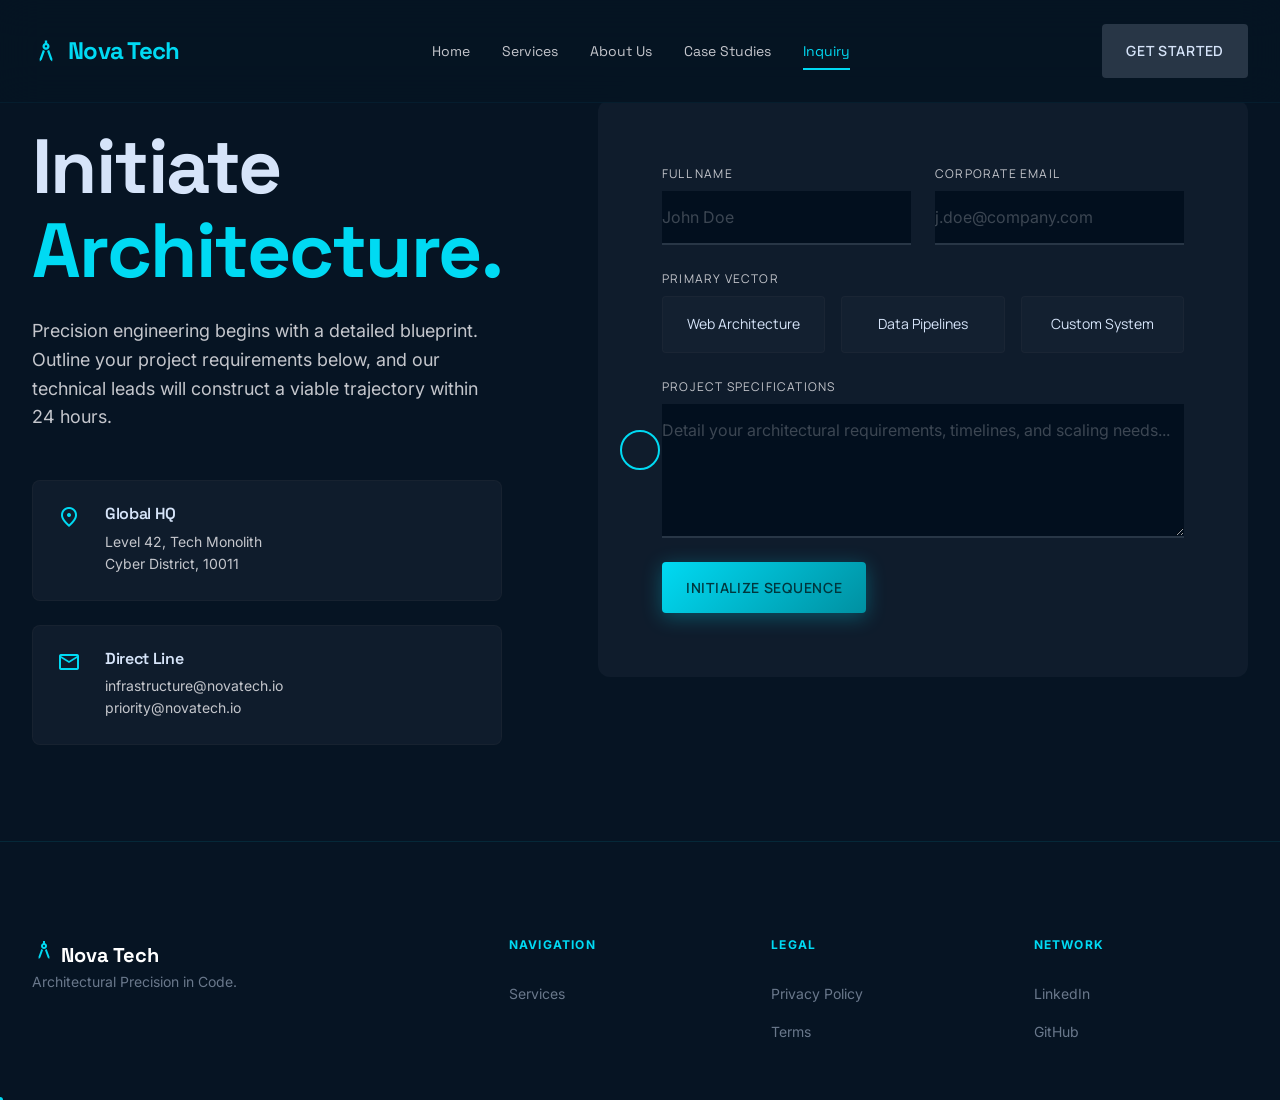
<file: contact.html>
<!DOCTYPE html>
<html lang="en">
<head>
  <meta charset="UTF-8">
  <meta name="viewport" content="width=device-width, initial-scale=1.0">
  <title>Contact Nova Tech - Project Inquiry</title>
  <link rel="stylesheet" href="styles.css">
  <link rel="stylesheet" href="https://fonts.googleapis.com/css2?family=Material+Symbols+Outlined:opsz,wght,FILL,GRAD@24,400,0,0">
</head>
<body>
  <!-- Navigation -->
  <header class="nav">
    <div class="nav-container">
      <a href="index.html" class="nav-brand">
        <span class="material-symbols-outlined fill">architecture</span>
        Nova Tech
      </a>
      <nav class="nav-links">
        <a href="index.html">Home</a>
        <a href="services.html">Services</a>
        <a href="about.html">About Us</a>
        <a href="#">Case Studies</a>
        <a href="contact.html" class="active">Inquiry</a>
        <a href="contact.html" class="btn btn-primary nav-cta-mobile">Get Started</a>
      </nav>
      <button class="nav-toggle" id="navToggle" aria-label="Toggle menu">
        <span class="material-symbols-outlined">menu</span>
      </button>
      <a href="contact.html" class="btn btn-secondary nav-cta">Get Started</a>
    </div>
  </header>

  <main class="contact-main">
    <div class="container">
      <div class="contact-layout">
        <!-- Left Column -->
        <div class="contact-left">
          <h1 class="hero-title">
            Initiate <br>
            <span class="text-primary">Architecture.</span>
          </h1>
          <p class="contact-intro">
            Precision engineering begins with a detailed blueprint. Outline your project requirements below, and our technical leads will construct a viable trajectory within 24 hours.
          </p>

          <div class="contact-info">
            <div class="info-card">
              <span class="material-symbols-outlined text-primary text-2xl">location_on</span>
              <div>
                <h3>Global HQ</h3>
                <p>Level 42, Tech Monolith<br>Cyber District, 10011</p>
              </div>
            </div>
            <div class="info-card">
              <span class="material-symbols-outlined text-primary text-2xl">mail</span>
              <div>
                <h3>Direct Line</h3>
                <p>infrastructure@novatech.io<br>priority@novatech.io</p>
              </div>
            </div>
          </div>
        </div>

        <!-- Right Column - Form -->
        <div class="contact-right">
          <div class="form-card">
            <form id="contactForm">
              <div class="form-row">
                <div class="form-group">
                  <label for="name" class="form-label">Full Name</label>
                  <input type="text" id="name" name="name" class="form-input" placeholder="John Doe" required>
                </div>
                <div class="form-group">
                  <label for="email" class="form-label">Corporate Email</label>
                  <input type="email" id="email" name="email" class="form-input" placeholder="j.doe@company.com" required>
                </div>
              </div>

              <div class="form-group">
                <label class="form-label">Primary Vector</label>
                <div class="radio-grid">
                  <label class="radio-chip">
                    <input type="radio" name="service" value="web" required>
                    <div>Web Architecture</div>
                  </label>
                  <label class="radio-chip">
                    <input type="radio" name="service" value="data">
                    <div>Data Pipelines</div>
                  </label>
                  <label class="radio-chip">
                    <input type="radio" name="service" value="other">
                    <div>Custom System</div>
                  </label>
                </div>
              </div>

              <div class="form-group">
                <label for="details" class="form-label">Project Specifications</label>
                <textarea id="details" name="details" class="form-textarea" rows="5" placeholder="Detail your architectural requirements, timelines, and scaling needs..." required></textarea>
              </div>

              <button type="submit" class="btn btn-primary btn-full">Initialize Sequence</button>
            </form>
          </div>
        </div>
      </div>
    </div>
  </main>

  <!-- Footer -->
  <footer class="footer footer-compact">
    <div class="container">
      <div class="footer-grid">
        <div class="footer-brand-col">
          <a href="index.html" class="footer-brand">
            <span class="material-symbols-outlined fill text-primary">architecture</span>
            Nova Tech
          </a>
          <p class="footer-desc">Architectural Precision in Code.</p>
        </div>
        <div>
          <h4 class="footer-title">Navigation</h4>
          <div class="footer-links">
            <a href="services.html">Services</a>
          </div>
        </div>
        <div>
          <h4 class="footer-title">Legal</h4>
          <div class="footer-links">
            <a href="#">Privacy Policy</a>
            <a href="#">Terms</a>
          </div>
        </div>
        <div>
          <h4 class="footer-title">Network</h4>
          <div class="footer-links">
            <a href="#">LinkedIn</a>
            <a href="#">GitHub</a>
          </div>
        </div>
      </div>
    </div>
  </footer>

  <script src="cursor.js"></script>
  <script>
    // Mobile menu toggle
    const navToggle = document.getElementById('navToggle');
    const navLinks = document.querySelector('.nav-links');
    const menuIcon = navToggle.querySelector('.material-symbols-outlined');

    navToggle.addEventListener('click', function() {
      const isOpen = navLinks.classList.toggle('mobile-open');
      menuIcon.textContent = isOpen ? 'close' : 'menu';
    });

    document.querySelectorAll('.nav-links a').forEach(link => {
      link.addEventListener('click', () => {
        navLinks.classList.remove('mobile-open');
        menuIcon.textContent = 'menu';
      });
    });

    // Form submission
    document.getElementById('contactForm').addEventListener('submit', function(e) {
      e.preventDefault();
      alert('Thank you for your inquiry. We will contact you within 24 hours.');
    });
  </script>

  <style>
    /* Contact page specific styles */
    .contact-main {
      padding-top: 100px;
      padding-bottom: var(--space-3xl);
      min-height: calc(100vh - 200px);
    }

    .contact-layout {
      display: grid;
      grid-template-columns: 1fr;
      gap: var(--space-2xl);
    }

    @media (min-width: 1024px) {
      .contact-layout {
        grid-template-columns: 5fr 7fr;
        gap: var(--space-3xl);
      }
    }

    .contact-left {
      padding-top: var(--space-md);
    }

    .contact-left h1 {
      margin-bottom: var(--space-md);
    }

    .contact-intro {
      font-size: 1.125rem;
      color: var(--on-surface-variant);
      margin-bottom: var(--space-xl);
      max-width: 500px;
    }

    .contact-info {
      display: none;
      flex-direction: column;
      gap: var(--space-md);
      margin-top: auto;
    }

    @media (min-width: 1024px) {
      .contact-info {
        display: flex;
      }
    }

    .info-card {
      display: flex;
      gap: var(--space-md);
      padding: var(--space-md);
      background: var(--surface-container-low);
      border-radius: var(--radius-lg);
      border: 1px solid rgba(68, 71, 76, 0.15);
    }

    .info-card h3 {
      font-family: var(--font-headline);
      font-weight: 600;
      margin-bottom: var(--space-xs);
      font-size: 1rem;
    }

    .info-card p {
      font-size: 0.875rem;
      color: var(--on-surface-variant);
    }

    .form-row {
      display: grid;
      grid-template-columns: 1fr;
      gap: var(--space-md);
    }

    @media (min-width: 768px) {
      .form-row {
        grid-template-columns: 1fr 1fr;
      }
    }

    .radio-chip input {
      position: absolute;
      opacity: 0;
    }

    .radio-chip > div {
      display: flex;
      align-items: center;
      justify-content: center;
      padding: var(--space-sm);
      background: var(--surface-container);
      border: 1px solid rgba(68, 71, 76, 0.15);
      border-radius: var(--radius-md);
      font-family: var(--font-label);
      font-size: 0.875rem;
      text-align: center;
      cursor: pointer;
      transition: all 0.2s ease;
    }

    .radio-chip input:checked + div {
      background: var(--surface-container-highest);
      border-color: rgba(0, 218, 243, 0.5);
      color: var(--primary);
    }

    .radio-chip > div:hover {
      background: var(--surface-container-high);
    }

    .btn-full {
      width: 100%;
    }

    @media (min-width: 768px) {
      .btn-full {
        width: auto;
      }
    }

    .footer-compact {
      margin-top: auto;
    }

    .text-2xl {
      font-size: 1.5rem;
    }
  </style>
</body>
</html>
</file>
<file: styles.css>
/* Nova Tech - Kinetic Monolith Design System */
/* Pure CSS (no frameworks) */

@import url('https://fonts.googleapis.com/css2?family=Inter:wght@400;500;600;700&family=Manrope:wght@500;600;700&family=Space+Grotesk:wght@400;500;600;700&display=swap');

/* ===== CUSTOM CURSOR ===== */
/* Hide default cursor on desktop */
@media (pointer: fine) {
  * {
    cursor: none !important;
  }
}

/* Hide custom cursor on touch devices */
@media (pointer: coarse) {
  #cursor-circle,
  #cursor-dot {
    display: none !important;
  }
  
  * {
    cursor: auto !important;
  }
}

/* ===== CSS VARIABLES ===== */
:root {
  /* Colors - Kinetic Monolith Palette */
  --surface: #061423;
  --surface-dim: #061423;
  --surface-container-low: #0f1c2c;
  --surface-container-lowest: #020f1e;
  --surface-container: #132030;
  --surface-container-high: #1e2b3b;
  --surface-container-highest: #283646;
  --surface-bright: #2d3a4a;
  --surface-variant: #283646;

  --primary: #00daf3;
  --primary-container: #001e22;
  --on-primary: #00363d;
  --on-primary-container: #0090a1;

  --secondary: #bbc6e2;
  --secondary-container: #3e4960;
  --on-secondary: #263046;
  --on-secondary-container: #adb8d3;

  --tertiary: #deb7ff;
  --tertiary-container: #2b004d;
  --on-tertiary: #4a007f;
  --on-tertiary-container: #a95eee;

  --on-surface: #d6e4f9;
  --on-surface-variant: #c4c6cc;
  --on-background: #d6e4f9;

  --outline: #8e9196;
  --outline-variant: #44474c;

  /* Typography */
  --font-headline: 'Space Grotesk', sans-serif;
  --font-body: 'Inter', sans-serif;
  --font-label: 'Manrope', sans-serif;

  /* Spacing */
  --space-xs: 0.5rem;
  --space-sm: 1rem;
  --space-md: 1.5rem;
  --space-lg: 2rem;
  --space-xl: 3rem;
  --space-2xl: 4rem;
  --space-3xl: 6rem;

  /* Border Radius */
  --radius-sm: 0.125rem;
  --radius-md: 0.25rem;
  --radius-lg: 0.5rem;
  --radius-xl: 0.75rem;
}

/* ===== RESET & BASE ===== */
*, *::before, *::after {
  box-sizing: border-box;
  margin: 0;
  padding: 0;
}

html {
  scroll-behavior: smooth;
}

body {
  font-family: var(--font-body);
  background-color: var(--surface);
  color: var(--on-surface);
  line-height: 1.6;
  -webkit-font-smoothing: antialiased;
  -moz-osx-font-smoothing: grayscale;
  overflow-x: hidden;
}

a {
  text-decoration: none;
  color: inherit;
}

img {
  max-width: 100%;
  height: auto;
}

ul {
  list-style: none;
}

/* ===== TYPOGRAPHY ===== */
h1, h2, h3, h4, h5, h6 {
  font-family: var(--font-headline);
  font-weight: 700;
  line-height: 1.1;
  letter-spacing: -0.02em;
}

h1 { font-size: clamp(2.5rem, 5vw, 5rem); }
h2 { font-size: clamp(2rem, 4vw, 3.5rem); }
h3 { font-size: clamp(1.5rem, 3vw, 2rem); }
h4 { font-size: clamp(1.25rem, 2vw, 1.5rem); }

.text-body { font-family: var(--font-body); }
.text-label { font-family: var(--font-label); }
.text-headline { font-family: var(--font-headline); }

/* ===== MATERIAL SYMBOLS ===== */
.material-symbols-outlined {
  font-variation-settings: 'FILL' 0, 'wght' 400, 'GRAD' 0, 'opsz' 24;
  font-size: 24px;
}

.material-symbols-outlined.fill {
  font-variation-settings: 'FILL' 1, 'wght' 400, 'GRAD' 0, 'opsz' 24;
}

/* ===== LAYOUT ===== */
.container {
  width: 100%;
  max-width: 1400px;
  margin: 0 auto;
  padding: 0 var(--space-lg);
}

.section {
  padding: var(--space-3xl) 0;
}

/* ===== NAVIGATION ===== */
.nav {
  position: fixed;
  top: 0;
  left: 0;
  right: 0;
  z-index: 1000;
  background: rgba(6, 20, 35, 0.85);
  backdrop-filter: blur(20px);
  -webkit-backdrop-filter: blur(20px);
  border-bottom: 1px solid rgba(0, 218, 243, 0.05);
}

.nav-container {
  display: flex;
  justify-content: space-between;
  align-items: center;
  padding: var(--space-md) var(--space-lg);
  max-width: 1400px;
  margin: 0 auto;
}

.nav-brand {
  display: flex;
  align-items: center;
  gap: var(--space-xs);
  font-family: var(--font-headline);
  font-size: 1.5rem;
  font-weight: 700;
  color: var(--primary);
  letter-spacing: -0.03em;
}

.nav-brand .material-symbols-outlined {
  font-size: 28px;
}

.nav-links {
  display: flex;
  gap: var(--space-lg);
}

.nav-links a {
  font-family: var(--font-headline);
  font-size: 0.875rem;
  color: var(--on-surface-variant);
  transition: color 0.2s ease;
  padding: var(--space-xs) 0;
  position: relative;
}

.nav-links a::after {
  content: '';
  position: absolute;
  bottom: 0;
  left: 0;
  width: 0;
  height: 2px;
  background: var(--primary);
  transition: width 0.2s ease;
}

.nav-links a:hover,
.nav-links a.active {
  color: var(--primary);
}

.nav-links a:hover::after,
.nav-links a.active::after {
  width: 100%;
}

.nav-cta {
  display: none;
}

@media (min-width: 768px) {
  .nav-cta {
    display: block;
  }
}

/* Mobile Menu Toggle */
.nav-toggle {
  display: block;
  background: none;
  border: none;
  color: var(--primary);
  cursor: pointer;
  padding: var(--space-xs);
  position: relative;
  z-index: 1002;
}

@media (min-width: 768px) {
  .nav-toggle {
    display: none;
  }
}

/* ===== BUTTONS ===== */
.btn {
  display: inline-flex;
  align-items: center;
  justify-content: center;
  gap: var(--space-xs);
  font-family: var(--font-label);
  font-size: 0.875rem;
  font-weight: 600;
  text-transform: uppercase;
  letter-spacing: 0.05em;
  padding: var(--space-sm) var(--space-md);
  border-radius: var(--radius-md);
  cursor: pointer;
  transition: all 0.2s ease;
  border: none;
}

.btn-primary {
  background: linear-gradient(135deg, var(--primary) 0%, var(--on-primary-container) 100%);
  color: var(--on-primary);
  box-shadow: 0 4px 20px rgba(0, 218, 243, 0.3);
}

.btn-primary:hover {
  transform: translateY(-2px);
  box-shadow: 0 8px 30px rgba(0, 218, 243, 0.4);
}

.btn-secondary {
  background: var(--surface-container-highest);
  color: var(--on-surface);
}

.btn-secondary:hover {
  color: var(--primary);
}

.btn-ghost {
  background: transparent;
  color: var(--primary);
  padding: var(--space-xs) 0;
}

.btn-ghost .material-symbols-outlined {
  transition: transform 0.2s ease;
}

.btn-ghost:hover .material-symbols-outlined {
  transform: translateX(4px);
}

/* ===== HERO SECTIONS ===== */
.hero {
  min-height: 100vh;
  display: flex;
  align-items: center;
  padding-top: 80px;
  position: relative;
  overflow: hidden;
}

.hero-content {
  position: relative;
  z-index: 10;
  display: grid;
  grid-template-columns: 1fr;
  gap: var(--space-xl);
  align-items: center;
}

@media (min-width: 1024px) {
  .hero-content {
    grid-template-columns: 1.2fr 1fr;
    gap: var(--space-2xl);
  }
}

.hero-title {
  font-size: clamp(2.5rem, 6vw, 5rem);
  font-weight: 700;
  line-height: 1.1;
  letter-spacing: -0.02em;
}

.hero-title .gradient-text {
  background: linear-gradient(135deg, var(--primary) 0%, var(--on-primary-container) 100%);
  -webkit-background-clip: text;
  -webkit-text-fill-color: transparent;
  background-clip: text;
}

.hero-subtitle {
  font-size: 1.125rem;
  color: var(--on-surface-variant);
  max-width: 540px;
  line-height: 1.7;
}

.hero-visual {
  position: relative;
  display: none;
}

@media (min-width: 768px) {
  .hero-visual {
    display: block;
  }
}

.hero-visual img {
  border-radius: var(--radius-lg);
  filter: brightness(0.8) contrast(1.1);
  transition: transform 0.5s ease;
}

.hero-visual:hover img {
  transform: scale(1.02);
}

/* Atmospheric Glow */
.atmosphere {
  position: absolute;
  inset: 0;
  pointer-events: none;
  display: flex;
  justify-content: center;
  align-items: center;
  overflow: hidden;
}

.atmosphere-glow {
  width: 600px;
  height: 600px;
  background: var(--primary-container);
  border-radius: 50%;
  filter: blur(100px);
  opacity: 0.5;
  mix-blend-screen;
}

/* ===== SERVICE CARDS (Bento Grid) ===== */
.bento-grid {
  display: grid;
  grid-template-columns: 1fr;
  gap: var(--space-md);
}

@media (min-width: 768px) {
  .bento-grid {
    grid-template-columns: repeat(3, 1fr);
  }
}

.bento-card {
  background: var(--surface-container-high);
  border-radius: var(--radius-lg);
  padding: var(--space-xl);
  position: relative;
  overflow: hidden;
  transition: background 0.3s ease;
  display: flex;
  flex-direction: column;
  min-height: 350px;
}

.bento-card::before {
  content: '';
  position: absolute;
  left: 0;
  top: 0;
  bottom: 0;
  width: 4px;
  background: var(--primary);
  transform: scaleY(0);
  transition: transform 0.3s ease;
}

.bento-card:hover {
  background: var(--surface-bright);
}

.bento-card:hover::before {
  transform: scaleY(1);
}

.bento-card-large {
  grid-column: span 1;
}

@media (min-width: 768px) {
  .bento-card-large {
    grid-column: span 2;
  }
}

.bento-card-tall {
  grid-column: span 1;
}

@media (min-width: 768px) {
  .bento-card-tall {
    grid-column: span 1;
  }
}

.bento-card-icon {
  font-size: 2.5rem;
  color: var(--primary);
  margin-bottom: var(--space-md);
}

.bento-card-title {
  font-size: 1.75rem;
  margin-bottom: var(--space-sm);
}

.bento-card-desc {
  color: var(--on-surface-variant);
  line-height: 1.7;
}

.bento-card-tags {
  display: flex;
  flex-wrap: wrap;
  gap: var(--space-xs);
  margin-top: auto;
  padding-top: var(--space-lg);
}

.tag {
  font-family: var(--font-label);
  font-size: 0.75rem;
  padding: var(--space-xs) var(--space-sm);
  border-radius: 999px;
  background: rgba(62, 73, 96, 0.5);
  color: var(--secondary);
}

/* ===== PROCESS STEPS ===== */
.process-grid {
  display: grid;
  grid-template-columns: 1fr;
  gap: var(--space-lg);
}

@media (min-width: 768px) {
  .process-grid {
    grid-template-columns: repeat(4, 1fr);
  }
}

.process-card {
  background: var(--surface-container-high);
  border-radius: var(--radius-lg);
  padding: var(--space-xl);
  transition: all 0.3s ease;
}

.process-card:hover {
  background: var(--surface-bright);
}

.process-icon {
  width: 48px;
  height: 48px;
  display: flex;
  align-items: center;
  justify-content: center;
  background: var(--surface-container-lowest);
  border: 1px solid rgba(68, 71, 76, 0.15);
  border-radius: var(--radius-md);
  margin-bottom: var(--space-md);
  color: var(--primary);
}

.process-step {
  font-family: var(--font-label);
  font-size: 0.75rem;
  color: var(--on-surface-variant);
  margin-bottom: var(--space-xs);
}

.process-title {
  font-size: 1.25rem;
  margin-bottom: var(--space-sm);
}

/* ===== CONTACT FORM ===== */
.form-card {
  background: var(--surface-container-low);
  border-radius: var(--radius-xl);
  padding: var(--space-xl);
}

@media (min-width: 768px) {
  .form-card {
    padding: var(--space-2xl);
  }
}

.form-group {
  display: flex;
  flex-direction: column;
  gap: var(--space-xs);
  margin-bottom: var(--space-md);
}

.form-label {
  font-family: var(--font-label);
  font-size: 0.75rem;
  text-transform: uppercase;
  letter-spacing: 0.1em;
  color: var(--on-surface-variant);
}

.form-input,
.form-textarea {
  background: var(--surface-container-lowest);
  border: none;
  border-bottom: 2px solid var(--surface-container-highest);
  padding: var(--space-sm) 0;
  font-family: var(--font-body);
  font-size: 1rem;
  color: var(--on-surface);
  transition: border-color 0.2s ease;
  border-radius: 0;
}

.form-input::placeholder,
.form-textarea::placeholder {
  color: rgba(196, 198, 204, 0.3);
}

.form-input:focus,
.form-textarea:focus {
  outline: none;
  border-bottom-color: var(--primary);
}

.form-textarea {
  resize: vertical;
  min-height: 120px;
}

/* Radio Chips */
.radio-grid {
  display: grid;
  grid-template-columns: repeat(2, 1fr);
  gap: var(--space-sm);
}

@media (min-width: 768px) {
  .radio-grid {
    grid-template-columns: repeat(3, 1fr);
  }
}

.radio-chip {
  position: relative;
}

.radio-chip input {
  position: absolute;
  opacity: 0;
  width: 100%;
  height: 100%;
  cursor: pointer;
}

.radio-chip > div {
  display: flex;
  align-items: center;
  justify-content: center;
  padding: var(--space-sm);
  background: var(--surface-container);
  border: 1px solid rgba(68, 71, 76, 0.15);
  border-radius: var(--radius-md);
  font-family: var(--font-label);
  font-size: 0.875rem;
  text-align: center;
  transition: all 0.2s ease;
}

.radio-chip input:checked + div {
  background: var(--surface-container-highest);
  border-color: rgba(0, 218, 243, 0.5);
  color: var(--primary);
}

.radio-chip > div:hover {
  background: var(--surface-container-high);
}

/* ===== FOOTER ===== */
.footer {
  background: var(--surface);
  border-top: 1px solid rgba(0, 218, 243, 0.1);
  padding: var(--space-3xl) 0 var(--space-xl);
  margin-top: var(--space-3xl);
}

.footer-grid {
  display: grid;
  grid-template-columns: 1fr;
  gap: var(--space-xl);
}

@media (min-width: 768px) {
  .footer-grid {
    grid-template-columns: 2fr 1fr 1fr 1fr;
  }
}

.footer-brand {
  font-family: var(--font-headline);
  font-size: 1.25rem;
  font-weight: 700;
  color: white;
  margin-bottom: var(--space-sm);
}

.footer-desc {
  color: rgba(148, 163, 184, 0.7);
  font-size: 0.875rem;
  max-width: 280px;
}

.footer-title {
  font-family: var(--font-body);
  font-size: 0.75rem;
  text-transform: uppercase;
  letter-spacing: 0.1em;
  color: var(--primary);
  margin-bottom: var(--space-md);
}

.footer-links a {
  display: block;
  color: rgba(148, 163, 184, 0.7);
  font-size: 0.875rem;
  padding: var(--space-xs) 0;
  transition: all 0.2s ease;
}

.footer-links a:hover {
  color: white;
  opacity: 1;
}

.footer-bottom {
  grid-column: 1 / -1;
  border-top: 1px solid rgba(255, 255, 255, 0.05);
  padding-top: var(--space-lg);
  margin-top: var(--space-lg);
  display: flex;
  justify-content: space-between;
  align-items: center;
  flex-wrap: wrap;
  gap: var(--space-sm);
}

.footer-copyright {
  font-size: 0.75rem;
  color: rgba(148, 163, 184, 0.5);
}

.footer-status {
  display: flex;
  align-items: center;
  gap: var(--space-xs);
  font-size: 0.75rem;
  color: rgba(148, 163, 184, 0.5);
}

.status-dot {
  width: 8px;
  height: 8px;
  border-radius: 50%;
  background: var(--primary);
  opacity: 0.5;
}

/* ===== UTILITY CLASSES ===== */
.text-primary { color: var(--primary); }
.text-secondary { color: var(--secondary); }
.text-muted { color: var(--on-surface-variant); }

.bg-surface { background-color: var(--surface); }
.bg-surface-elevated { background-color: var(--surface-container-high); }

.mb-sm { margin-bottom: var(--space-sm); }
.mb-md { margin-bottom: var(--space-md); }
.mb-lg { margin-bottom: var(--space-lg); }
.mb-xl { margin-bottom: var(--space-xl); }

.mt-auto { margin-top: auto; }

/* ===== ANIMATIONS ===== */
@keyframes pulse {
  0%, 100% { opacity: 1; }
  50% { opacity: 0.5; }
}

.animate-pulse {
  animation: pulse 2s ease-in-out infinite;
}

/* ===== RESPONSIVE UTILITIES ===== */
@media (max-width: 767px) {
  .nav-links {
    display: none;
  }

  .nav-links.mobile-open {
    display: flex;
    flex-direction: column;
    position: fixed;
    top: 0;
    left: 0;
    right: 0;
    bottom: 0;
    width: 100vw;
    height: 100vh;
    height: 100dvh;
    background: var(--surface);
    padding: var(--space-lg);
    gap: var(--space-md);
    padding-top: 100px;
    z-index: 1001;
    overflow-y: auto;
  }

  .nav-links.mobile-open a {
    font-size: 1.5rem;
    padding: var(--space-sm) 0;
  }

  .nav-cta-mobile {
    display: block;
    margin-top: auto;
    margin-bottom: var(--space-lg);
    text-align: center;
    width: 100%;
  }

  .nav-cta {
    display: none;
  }
}

@media (min-width: 768px) {
  .nav-cta-mobile {
    display: none;
  }
}

/* ===== FLOATING GLASS CARD ===== */
.glass-card {
  position: absolute;
  background: rgba(40, 54, 70, 0.5);
  backdrop-filter: blur(20px);
  -webkit-backdrop-filter: blur(20px);
  padding: var(--space-md);
  border-radius: var(--radius-lg);
  border: 1px solid rgba(68, 71, 76, 0.2);
  box-shadow: 0 20px 40px rgba(0, 218, 243, 0.05);
}

.glass-card-compact {
  bottom: 2rem;
  left: -2rem;
  width: 280px;
}

@media (min-width: 768px) {
  .glass-card-compact {
    left: -3rem;
  }
}

/* ===== SECTION HEADERS ===== */
.section-header {
  margin-bottom: var(--space-xl);
}

.section-header h2 {
  margin-bottom: var(--space-md);
}

.section-header p {
  color: var(--on-surface-variant);
  max-width: 600px;
}

/* ===== INFO CARDS ===== */
.info-card {
  display: flex;
  gap: var(--space-md);
  padding: var(--space-md);
  background: var(--surface-container-low);
  border-radius: var(--radius-lg);
  border: 1px solid rgba(68, 71, 76, 0.15);
}

.info-card-title {
  font-family: var(--font-headline);
  font-weight: 600;
  margin-bottom: var(--space-xs);
}

.info-card-text {
  font-size: 0.875rem;
  color: var(--on-surface-variant);
}

/* ===== FUTURE CARDS ===== */
.future-card {
  background: var(--surface-container-low);
  border-radius: var(--radius-xl);
  padding: var(--space-xl);
  border: 1px solid rgba(68, 71, 76, 0.1);
}

.future-badge {
  display: inline-block;
  padding: var(--space-xs) var(--space-sm);
  background: var(--surface-bright);
  border-radius: 999px;
  font-family: var(--font-label);
  font-size: 0.75rem;
  color: var(--on-surface-variant);
}
</file>
